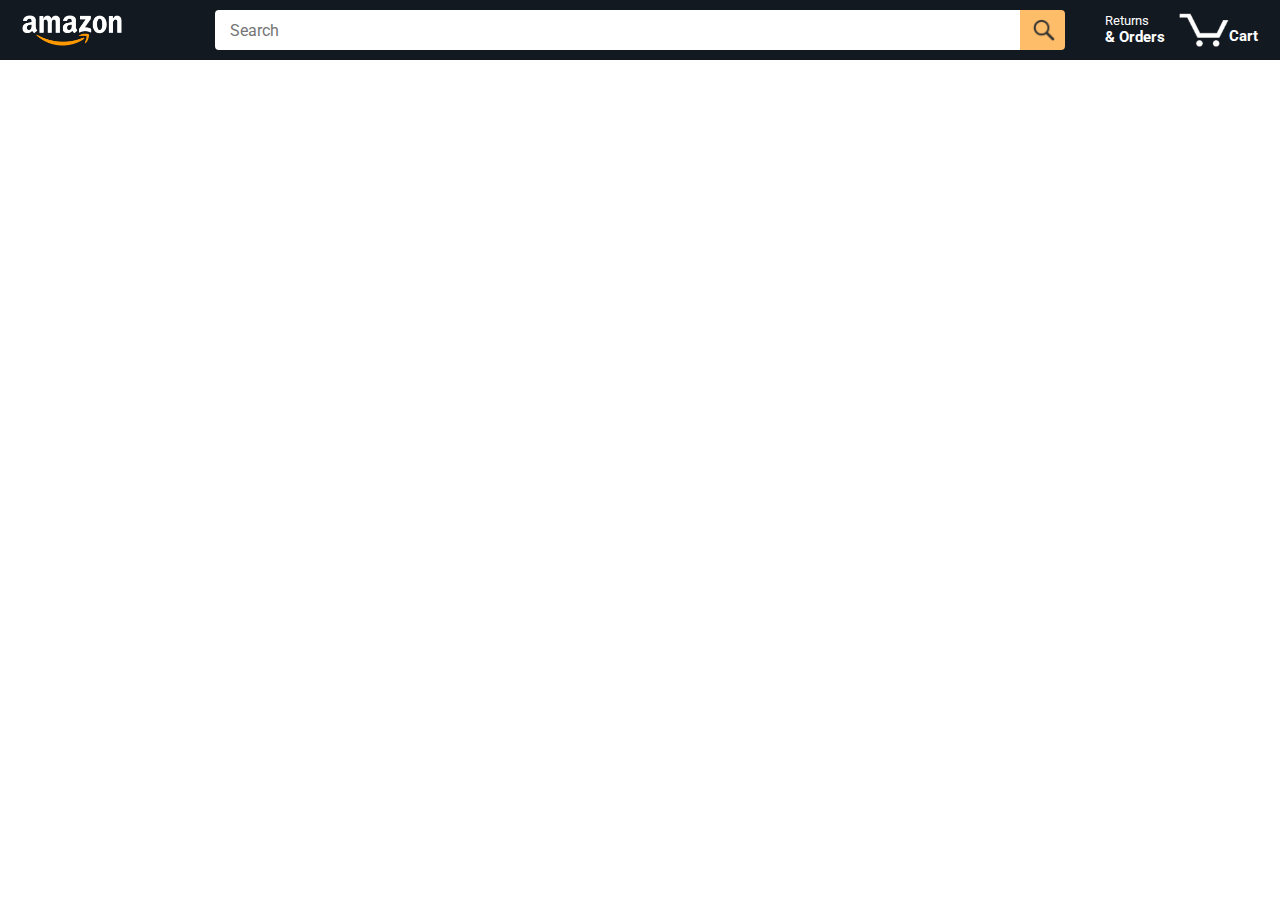
<file: index.html>
<!DOCTYPE html>
<html>

<head>
  <meta name="google-site-verification" content="_Ao_1wLrK0Bv7QN4xVJy9ygvOb6aMmt85xPj3zSODag" />


  <!-- ✅ Canonical tag for index page -->
  <link rel="canonical" href="https://eswarkannuraj.github.io/E_Commerce_project/" />

  <title>Amazon Project</title>

  <!-- This code is needed for responsive design to work.
      (Responsive design = make the website look good on
      smaller screen sizes like a phone or a tablet). -->
  <meta name="viewport" content="width=device-width, initial-scale=1">

  <!-- Load a font called Roboto from Google Fonts. -->
  <link rel="preconnect" href="https://fonts.googleapis.com">
  <link rel="preconnect" href="https://fonts.gstatic.com" crossorigin>
  <link href="https://fonts.googleapis.com/css2?family=Roboto:wght@400;500;700&display=swap" rel="stylesheet">

  <!-- Here are the CSS files for this page. -->
  <link rel="stylesheet" href="styles/shared/general.css">
  <link rel="stylesheet" href="styles/shared/amazon-header.css">
  <link rel="stylesheet" href="styles/pages/amazon.css">
</head>

<body>
  <div class="amazon-header">
    <div class="amazon-header-left-section">
      <a href="index.html" class="header-link">
        <img class="amazon-logo" src="images/amazon-logo-white.png">
        <img class="amazon-mobile-logo" src="images/amazon-mobile-logo-white.png">
      </a>
    </div>

    <div class="amazon-header-middle-section">
      <input class="search-bar js-search-bar" type="text" placeholder="Search">

      <button class="search-button js-search-button">
        <img class="search-icon" src="images/icons/search-icon.png">
      </button>
    </div>

    <div class="amazon-header-right-section">
      <a class="orders-link header-link" href="orders.html">
        <span class="returns-text">Returns</span>
        <span class="orders-text">& Orders</span>
      </a>

      <a class="cart-link header-link" href="checkout.html">
        <img class="cart-icon" src="images/icons/cart-icon.png">
        <div class="cart-quantity js-cart-quantity"></div>
        <div class="cart-text">Cart</div>
      </a>
    </div>
  </div>

  <div class="main">
    <div class="products-grid js-products-grid">
    </div>
  </div>
  
  <script type="module" src="scripts/amazon.js"></script>
</body>

</html>
</file>
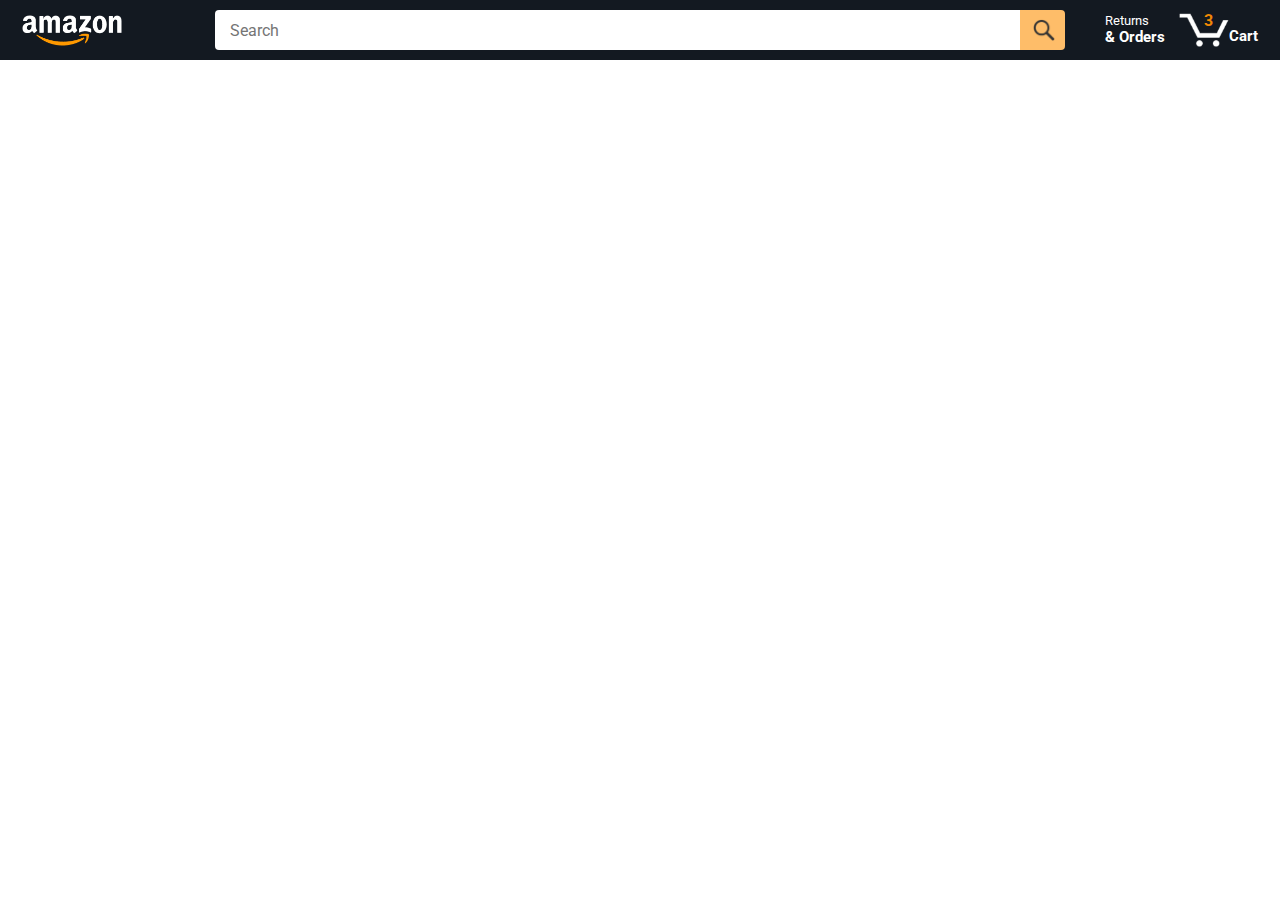
<file: amazon.html>
<!DOCTYPE html>
<html>
  <head>
    <title>Amazon Project</title>

    <!-- This code is needed for responsive design to work.
      (Responsive design = make the website look good on
      smaller screen sizes like a phone or a tablet). -->
    <meta name="viewport" content="width=device-width, initial-scale=1">

    <!-- Load a font called Roboto from Google Fonts. -->
    <link rel="preconnect" href="https://fonts.googleapis.com">
    <link rel="preconnect" href="https://fonts.gstatic.com" crossorigin>
    <link href="https://fonts.googleapis.com/css2?family=Roboto:wght@400;500;700&display=swap" rel="stylesheet">

    <!-- Here are the CSS files for this page. -->
    <link rel="stylesheet" href="styles/shared/general.css">
    <link rel="stylesheet" href="styles/shared/amazon-header.css">
    <link rel="stylesheet" href="styles/pages/amazon.css">
  </head>
  <body>
    <div class="amazon-header">
      <div class="amazon-header-left-section">
        <a href="amazon.html" class="header-link">
          <img class="amazon-logo"
            src="images/amazon-logo-white.png">
          <img class="amazon-mobile-logo"
            src="images/amazon-mobile-logo-white.png">
        </a>
      </div>

      <div class="amazon-header-middle-section">
        <input class="search-bar" type="text" placeholder="Search">

        <button class="search-button">
          <img class="search-icon" src="images/icons/search-icon.png">
        </button>
      </div>

      <div class="amazon-header-right-section">
        <a class="orders-link header-link" href="orders.html">
          <span class="returns-text">Returns</span>
          <span class="orders-text">& Orders</span>
        </a>

        <a class="cart-link header-link" href="checkout.html">
          <img class="cart-icon" src="images/icons/cart-icon.png">
          <div class="cart-quantity">3</div>
          <div class="cart-text">Cart</div>
        </a>
      </div>
    </div>
    
    <div class="main">
      <div class="products-grid js-products-grid">
      </div>
    </div>

    <script src="data/cart.js"></script>
    <script src="data/products.js"></script>
    <script src="scripts/amazon.js"></script>
  </body>
</html>
</file>
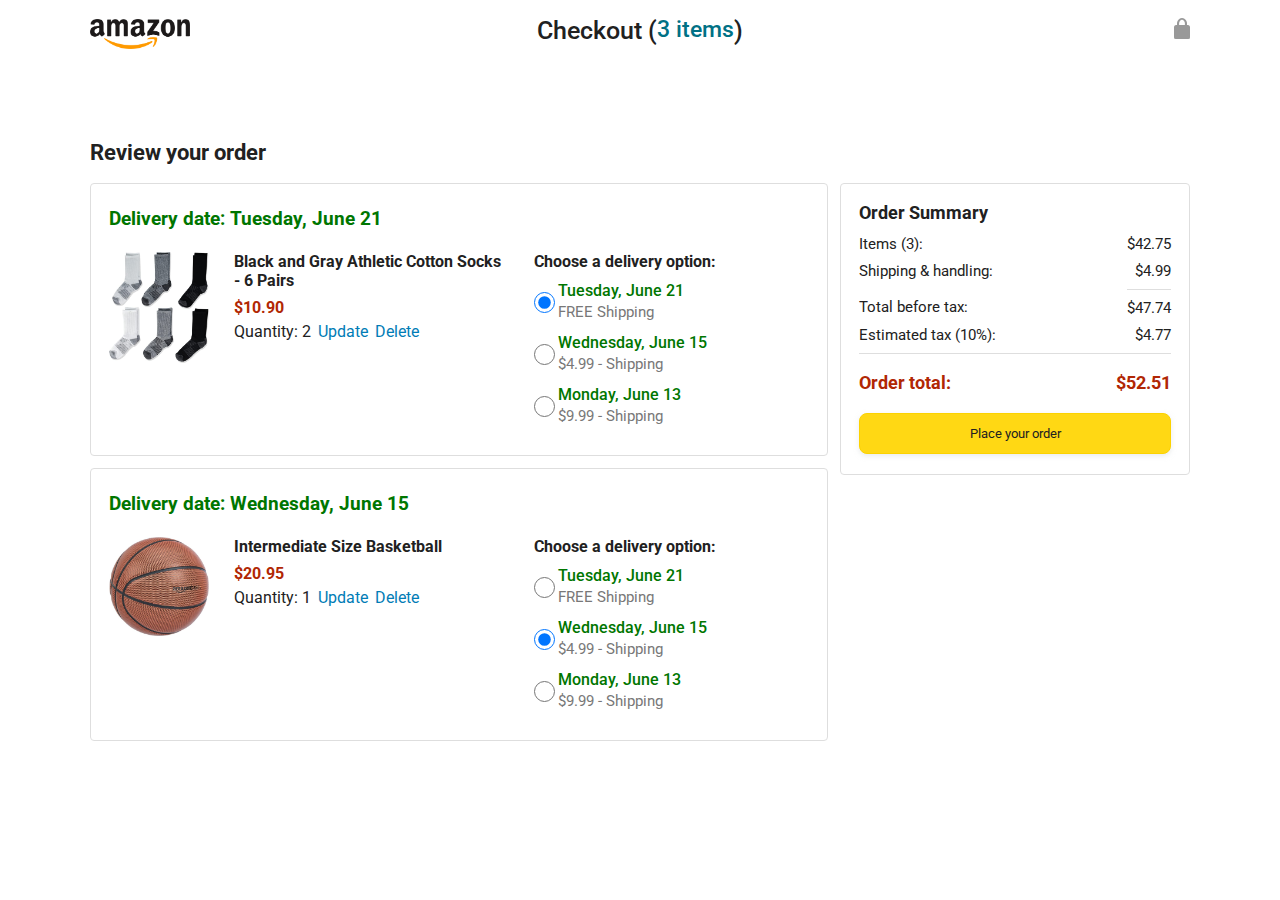
<file: checkout.html>
<!DOCTYPE html>
<html>
  <head>
    <title>Checkout</title>

    <!-- This code is needed for responsive design to work.
      (Responsive design = make the website look good on
      smaller screen sizes like a phone or a tablet). -->
    <meta name="viewport" content="width=device-width, initial-scale=1">

    <!-- Load a font called Roboto from Google Fonts. -->
    <link rel="preconnect" href="https://fonts.googleapis.com">
    <link rel="preconnect" href="https://fonts.gstatic.com" crossorigin>
    <link href="https://fonts.googleapis.com/css2?family=Roboto:wght@400;500;700&display=swap" rel="stylesheet">

    <!-- Here are the CSS files for this page. -->
    <link rel="stylesheet" href="styles/shared/general.css">
    <link rel="stylesheet" href="styles/pages/checkout/checkout-header.css">
    <link rel="stylesheet" href="styles/pages/checkout/checkout.css">
  </head>
  <body>
    <div class="checkout-header">
      <div class="header-content">
        <div class="checkout-header-left-section">
          <a href="amazon.html">
            <img class="amazon-logo" src="images/amazon-logo.png">
            <img class="amazon-mobile-logo" src="images/amazon-mobile-logo.png">
          </a>
        </div>

        <div class="checkout-header-middle-section">
          Checkout (<a class="return-to-home-link"
            href="amazon.html">3 items</a>)
        </div>

        <div class="checkout-header-right-section">
          <img src="images/icons/checkout-lock-icon.png">
        </div>
      </div>
    </div>

    <div class="main">
      <div class="page-title">Review your order</div>

      <div class="checkout-grid">
        <div class="order-summary">
          <div class="cart-item-container">
            <div class="delivery-date">
              Delivery date: Tuesday, June 21
            </div>

            <div class="cart-item-details-grid">
              <img class="product-image"
                src="images/products/athletic-cotton-socks-6-pairs.jpg">

              <div class="cart-item-details">
                <div class="product-name">
                  Black and Gray Athletic Cotton Socks - 6 Pairs
                </div>
                <div class="product-price">
                  $10.90
                </div>
                <div class="product-quantity">
                  <span>
                    Quantity: <span class="quantity-label">2</span>
                  </span>
                  <span class="update-quantity-link link-primary">
                    Update
                  </span>
                  <span class="delete-quantity-link link-primary">
                    Delete
                  </span>
                </div>
              </div>

              <div class="delivery-options">
                <div class="delivery-options-title">
                  Choose a delivery option:
                </div>
                <div class="delivery-option">
                  <input type="radio" checked
                    class="delivery-option-input"
                    name="delivery-option-1">
                  <div>
                    <div class="delivery-option-date">
                      Tuesday, June 21
                    </div>
                    <div class="delivery-option-price">
                      FREE Shipping
                    </div>
                  </div>
                </div>
                <div class="delivery-option">
                  <input type="radio"
                    class="delivery-option-input"
                    name="delivery-option-1">
                  <div>
                    <div class="delivery-option-date">
                      Wednesday, June 15
                    </div>
                    <div class="delivery-option-price">
                      $4.99 - Shipping
                    </div>
                  </div>
                </div>
                <div class="delivery-option">
                  <input type="radio"
                    class="delivery-option-input"
                    name="delivery-option-1">
                  <div>
                    <div class="delivery-option-date">
                      Monday, June 13
                    </div>
                    <div class="delivery-option-price">
                      $9.99 - Shipping
                    </div>
                  </div>
                </div>
              </div>
            </div>
          </div>

          <div class="cart-item-container">
            <div class="delivery-date">
              Delivery date: Wednesday, June 15
            </div>

            <div class="cart-item-details-grid">
              <img class="product-image"
                src="images/products/intermediate-composite-basketball.jpg">

              <div class="cart-item-details">
                <div class="product-name">
                  Intermediate Size Basketball
                </div>
                <div class="product-price">
                  $20.95
                </div>
                <div class="product-quantity">
                  <span>
                    Quantity: <span class="quantity-label">1</span>
                  </span>
                  <span class="update-quantity-link link-primary">
                    Update
                  </span>
                  <span class="delete-quantity-link link-primary">
                    Delete
                  </span>
                </div>
              </div>

              <div class="delivery-options">
                <div class="delivery-options-title">
                  Choose a delivery option:
                </div>

                <div class="delivery-option">
                  <input type="radio" class="delivery-option-input"
                    name="delivery-option-2">
                  <div>
                    <div class="delivery-option-date">
                      Tuesday, June 21
                    </div>
                    <div class="delivery-option-price">
                      FREE Shipping
                    </div>
                  </div>
                </div>
                <div class="delivery-option">
                  <input type="radio" checked class="delivery-option-input"
                    name="delivery-option-2">
                  <div>
                    <div class="delivery-option-date">
                      Wednesday, June 15
                    </div>
                    <div class="delivery-option-price">
                      $4.99 - Shipping
                    </div>
                  </div>
                </div>
                <div class="delivery-option">
                  <input type="radio" class="delivery-option-input"
                    name="delivery-option-2">
                  <div>
                    <div class="delivery-option-date">
                      Monday, June 13
                    </div>
                    <div class="delivery-option-price">
                      $9.99 - Shipping
                    </div>
                  </div>
                </div>
              </div>
            </div>
          </div>
        </div>

        <div class="payment-summary">
          <div class="payment-summary-title">
            Order Summary
          </div>

          <div class="payment-summary-row">
            <div>Items (3):</div>
            <div class="payment-summary-money">$42.75</div>
          </div>

          <div class="payment-summary-row">
            <div>Shipping &amp; handling:</div>
            <div class="payment-summary-money">$4.99</div>
          </div>

          <div class="payment-summary-row subtotal-row">
            <div>Total before tax:</div>
            <div class="payment-summary-money">$47.74</div>
          </div>

          <div class="payment-summary-row">
            <div>Estimated tax (10%):</div>
            <div class="payment-summary-money">$4.77</div>
          </div>

          <div class="payment-summary-row total-row">
            <div>Order total:</div>
            <div class="payment-summary-money">$52.51</div>
          </div>

          <button class="place-order-button button-primary">
            Place your order
          </button>
        </div>
      </div>
    </div>
  </body>
</html>
</file>
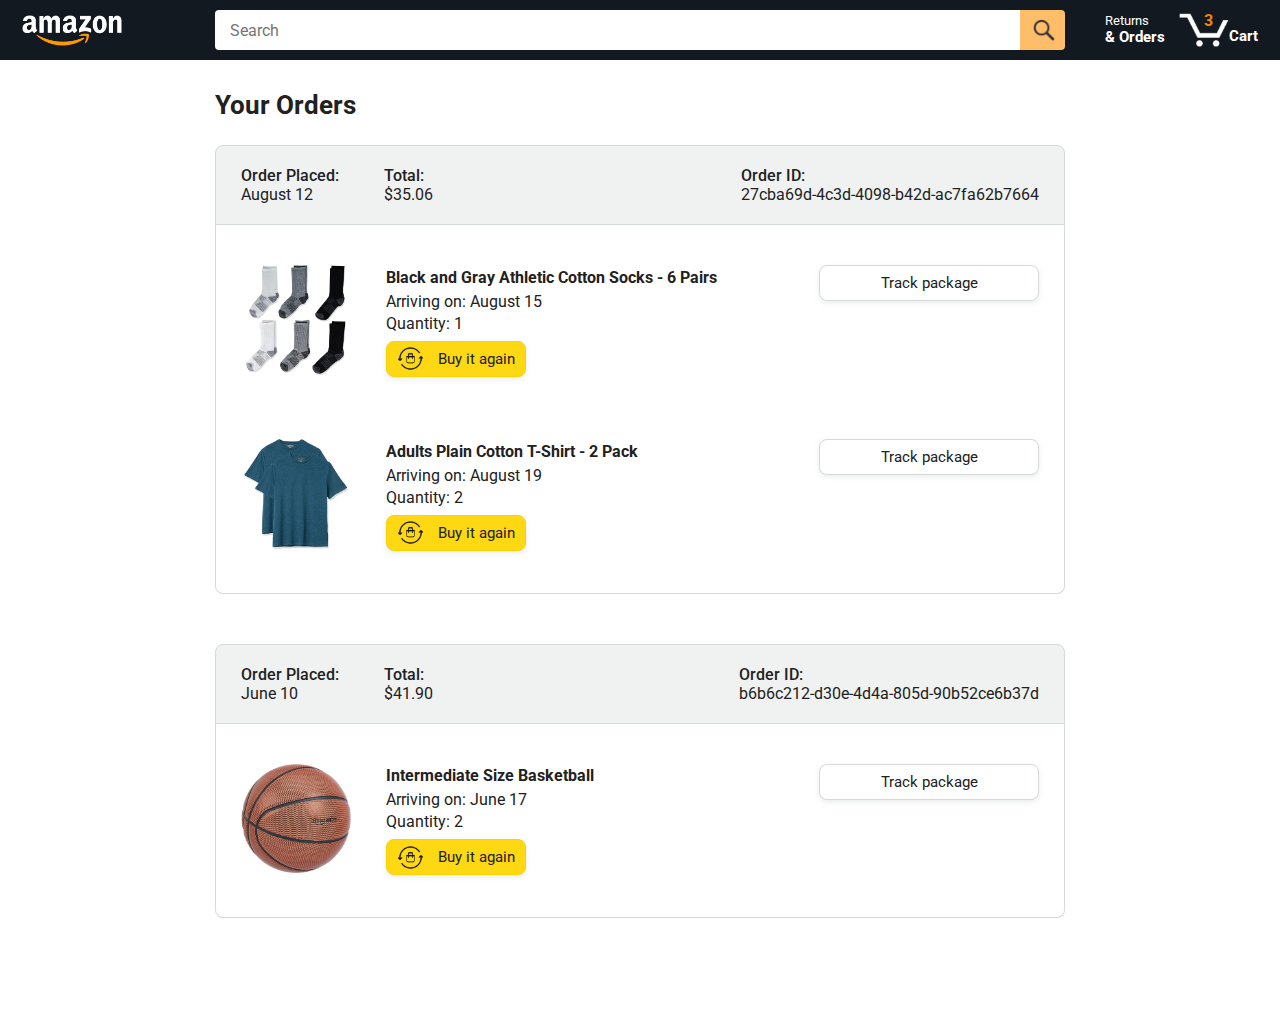
<file: orders.html>
<!DOCTYPE html>
<html>
  <head>
    <title>Orders</title>

    <!-- This code is needed for responsive design to work.
      (Responsive design = make the website look good on
      smaller screen sizes like a phone or a tablet). -->
    <meta name="viewport" content="width=device-width, initial-scale=1">

    <!-- Load a font called Roboto from Google Fonts. -->
    <link rel="preconnect" href="https://fonts.googleapis.com">
    <link rel="preconnect" href="https://fonts.gstatic.com" crossorigin>
    <link href="https://fonts.googleapis.com/css2?family=Roboto:wght@400;500;700&display=swap" rel="stylesheet">

    <!-- Here are the CSS files for this page. -->
    <link rel="stylesheet" href="styles/shared/general.css">
    <link rel="stylesheet" href="styles/shared/amazon-header.css">
    <link rel="stylesheet" href="styles/pages/orders.css">
  </head>
  <body>
    <div class="amazon-header">
      <div class="amazon-header-left-section">
        <a href="amazon.html" class="header-link">
          <img class="amazon-logo"
            src="images/amazon-logo-white.png">
          <img class="amazon-mobile-logo"
            src="images/amazon-mobile-logo-white.png">
        </a>
      </div>

      <div class="amazon-header-middle-section">
        <input class="search-bar" type="text" placeholder="Search">

        <button class="search-button">
          <img class="search-icon" src="images/icons/search-icon.png">
        </button>
      </div>

      <div class="amazon-header-right-section">
        <a class="orders-link header-link" href="orders.html">
          <span class="returns-text">Returns</span>
          <span class="orders-text">& Orders</span>
        </a>

        <a class="cart-link header-link" href="checkout.html">
          <img class="cart-icon" src="images/icons/cart-icon.png">
          <div class="cart-quantity">3</div>
          <div class="cart-text">Cart</div>
        </a>
      </div>
    </div>

    <div class="main">
      <div class="page-title">Your Orders</div>

      <div class="orders-grid">
        <div class="order-container">
          
          <div class="order-header">
            <div class="order-header-left-section">
              <div class="order-date">
                <div class="order-header-label">Order Placed:</div>
                <div>August 12</div>
              </div>
              <div class="order-total">
                <div class="order-header-label">Total:</div>
                <div>$35.06</div>
              </div>
            </div>

            <div class="order-header-right-section">
              <div class="order-header-label">Order ID:</div>
              <div>27cba69d-4c3d-4098-b42d-ac7fa62b7664</div>
            </div>
          </div>

          <div class="order-details-grid">
            <div class="product-image-container">
              <img src="images/products/athletic-cotton-socks-6-pairs.jpg">
            </div>

            <div class="product-details">
              <div class="product-name">
                Black and Gray Athletic Cotton Socks - 6 Pairs
              </div>
              <div class="product-delivery-date">
                Arriving on: August 15
              </div>
              <div class="product-quantity">
                Quantity: 1
              </div>
              <button class="buy-again-button button-primary">
                <img class="buy-again-icon" src="images/icons/buy-again.png">
                <span class="buy-again-message">Buy it again</span>
              </button>
            </div>

            <div class="product-actions">
              <a href="tracking.html?orderId=123&productId=456">
                <button class="track-package-button button-secondary">
                  Track package
                </button>
              </a>
            </div>

            <div class="product-image-container">
              <img src="images/products/adults-plain-cotton-tshirt-2-pack-teal.jpg">
            </div>

            <div class="product-details">
              <div class="product-name">
                Adults Plain Cotton T-Shirt - 2 Pack
              </div>
              <div class="product-delivery-date">
                Arriving on: August 19
              </div>
              <div class="product-quantity">
                Quantity: 2
              </div>
              <button class="buy-again-button button-primary">
                <img class="buy-again-icon" src="images/icons/buy-again.png">
                <span class="buy-again-message">Buy it again</span>
              </button>
            </div>

            <div class="product-actions">
              <a href="tracking.html">
                <button class="track-package-button button-secondary">
                  Track package
                </button>
              </a>
            </div>
          </div>
        </div>

        <div class="order-container">

          <div class="order-header">
            <div class="order-header-left-section">
              <div class="order-date">
                <div class="order-header-label">Order Placed:</div>
                <div>June 10</div>
              </div>
              <div class="order-total">
                <div class="order-header-label">Total:</div>
                <div>$41.90</div>
              </div>
            </div>

            <div class="order-header-right-section">
              <div class="order-header-label">Order ID:</div>
              <div>b6b6c212-d30e-4d4a-805d-90b52ce6b37d</div>
            </div>
          </div>

          <div class="order-details-grid">
            <div class="product-image-container">
              <img src="images/products/intermediate-composite-basketball.jpg">
            </div>

            <div class="product-details">
              <div class="product-name">
                Intermediate Size Basketball
              </div>
              <div class="product-delivery-date">
                Arriving on: June 17
              </div>
              <div class="product-quantity">
                Quantity: 2
              </div>
              <button class="buy-again-button button-primary">
                <img class="buy-again-icon" src="images/icons/buy-again.png">
                <span class="buy-again-message">Buy it again</span>
              </button>
            </div>

            <div class="product-actions">
              <a href="tracking.html">
                <button class="track-package-button button-secondary">
                  Track package
                </button>
              </a>
            </div>
          </div>
        </div>
      </div>
    </div>
  </body>
</html>
</file>
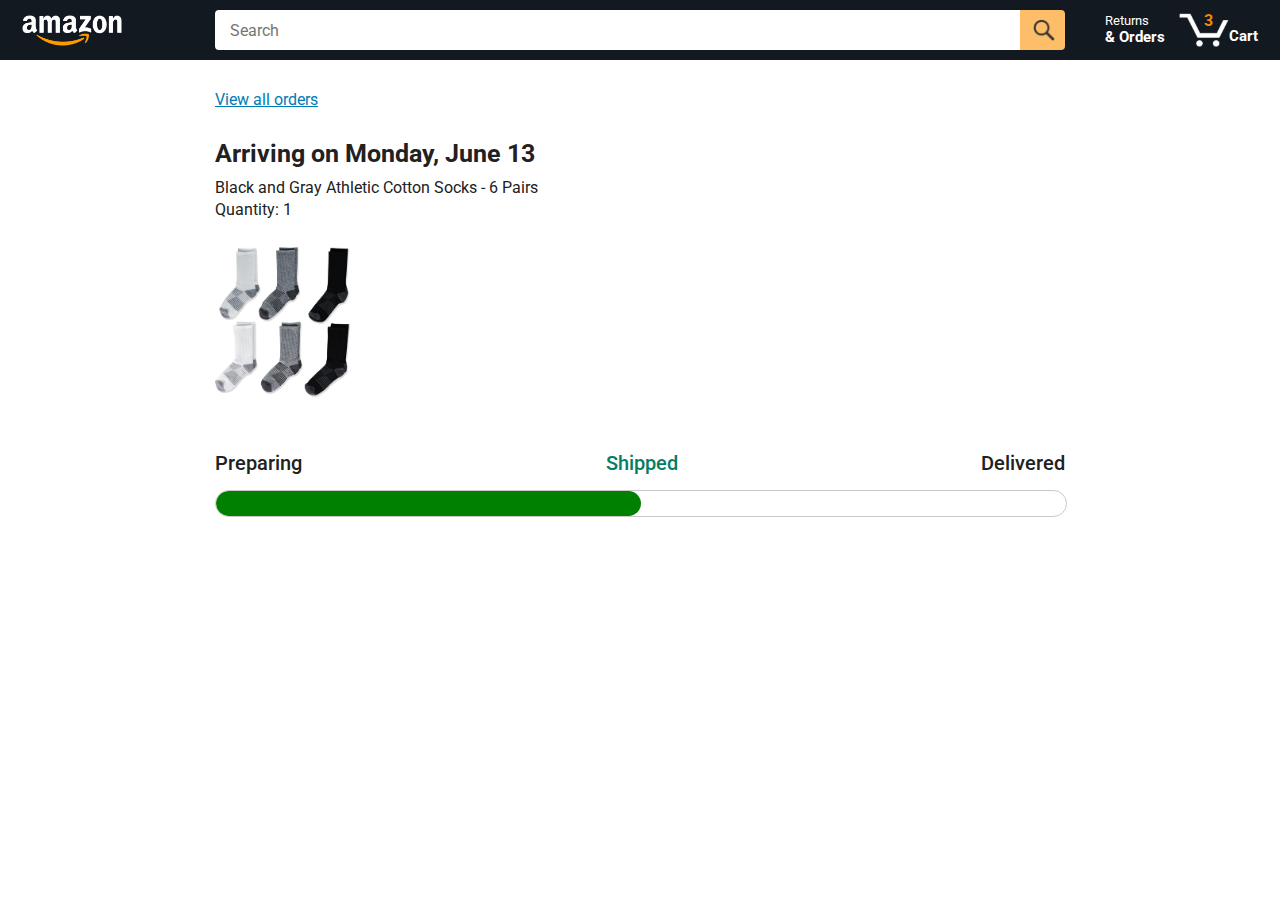
<file: tracking.html>
<!DOCTYPE html>
<html>
  <head>
    <title>Tracking</title>

    <!-- This code is needed for responsive design to work.
      (Responsive design = make the website look good on
      smaller screen sizes like a phone or a tablet). -->
    <meta name="viewport" content="width=device-width, initial-scale=1">

    <!-- Load a font called Roboto from Google Fonts. -->
    <link rel="preconnect" href="https://fonts.googleapis.com">
    <link rel="preconnect" href="https://fonts.gstatic.com" crossorigin>
    <link href="https://fonts.googleapis.com/css2?family=Roboto:wght@400;500;700&display=swap" rel="stylesheet">

    <!-- Here are the CSS files for this page. -->
    <link rel="stylesheet" href="styles/shared/general.css">
    <link rel="stylesheet" href="styles/shared/amazon-header.css">
    <link rel="stylesheet" href="styles/pages/tracking.css">
  </head>
  <body>
    <div class="amazon-header">
      <div class="amazon-header-left-section">
        <a href="amazon.html" class="header-link">
          <img class="amazon-logo"
            src="images/amazon-logo-white.png">
          <img class="amazon-mobile-logo"
            src="images/amazon-mobile-logo-white.png">
        </a>
      </div>

      <div class="amazon-header-middle-section">
        <input class="search-bar" type="text" placeholder="Search">

        <button class="search-button">
          <img class="search-icon" src="images/icons/search-icon.png">
        </button>
      </div>

      <div class="amazon-header-right-section">
        <a class="orders-link header-link" href="orders.html">
          <span class="returns-text">Returns</span>
          <span class="orders-text">& Orders</span>
        </a>

        <a class="cart-link header-link" href="checkout.html">
          <img class="cart-icon" src="images/icons/cart-icon.png">
          <div class="cart-quantity">3</div>
          <div class="cart-text">Cart</div>
        </a>
      </div>
    </div>

    <div class="main">
      <div class="order-tracking">
        <a class="back-to-orders-link link-primary" href="orders.html">
          View all orders
        </a>

        <div class="delivery-date">
          Arriving on Monday, June 13
        </div>

        <div class="product-info">
          Black and Gray Athletic Cotton Socks - 6 Pairs
        </div>

        <div class="product-info">
          Quantity: 1
        </div>

        <img class="product-image" src="images/products/athletic-cotton-socks-6-pairs.jpg">

        <div class="progress-labels-container">
          <div class="progress-label">
            Preparing
          </div>
          <div class="progress-label current-status">
            Shipped
          </div>
          <div class="progress-label">
            Delivered
          </div>
        </div>

        <div class="progress-bar-container">
          <div class="progress-bar"></div>
        </div>
      </div>
    </div>

    <script>
      const url = new URL(window.location.href);
      console.log(url.searchParams.get('orderId'));
      console.log(url.searchParams.get('productId'));
    </script>
  </body>
</html>
</file>
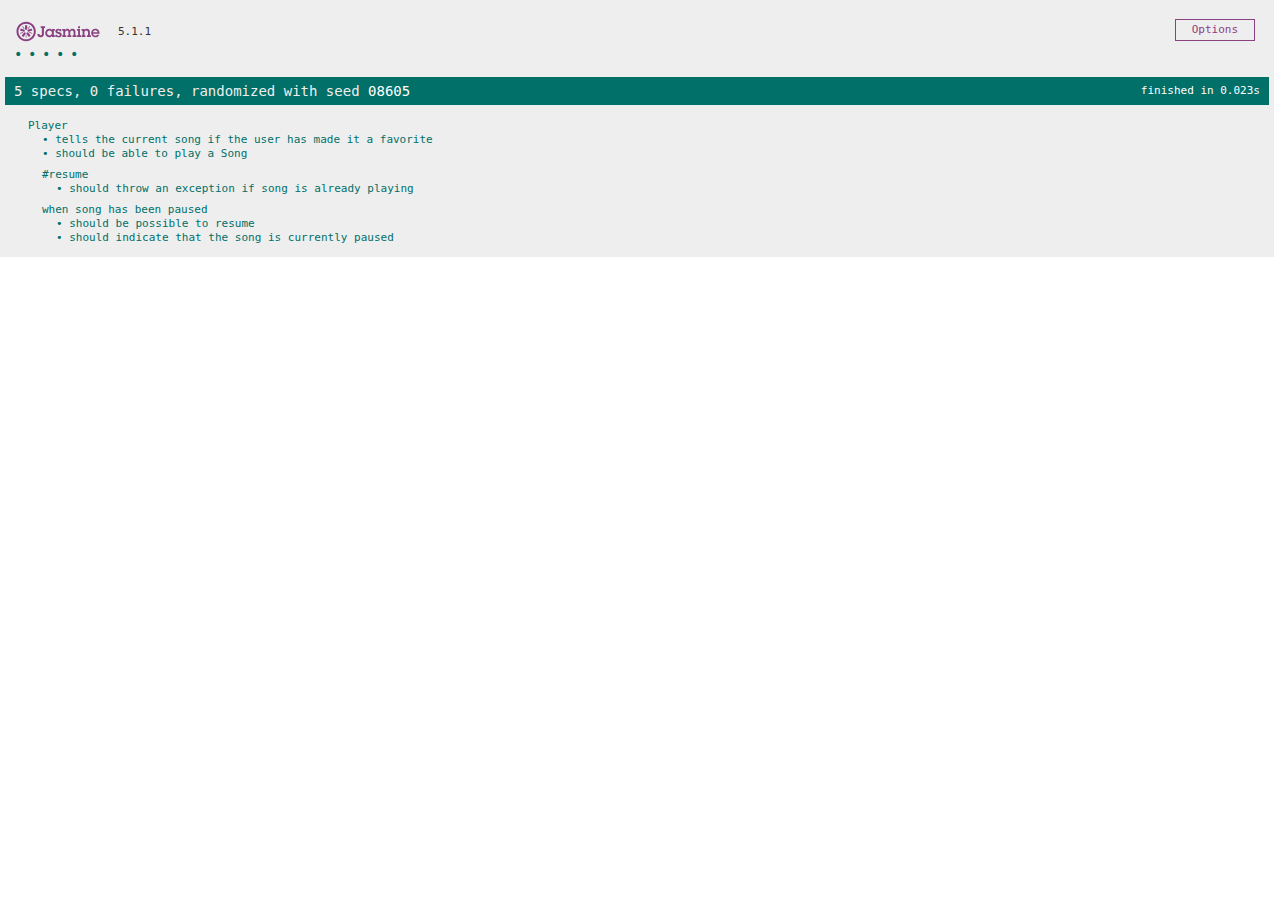
<file: tests-jasmine/SpecRunner.html>
<!DOCTYPE html>
<html>
<head>
  <meta charset="utf-8">
  <title>Jasmine Spec Runner v5.1.1</title>

  <link rel="shortcut icon" type="image/png" href="lib/jasmine-5.1.1/jasmine_favicon.png">
  <link rel="stylesheet" href="lib/jasmine-5.1.1/jasmine.css">

  <script src="lib/jasmine-5.1.1/jasmine.js"></script>
  <script src="lib/jasmine-5.1.1/jasmine-html.js"></script>
  <script src="lib/jasmine-5.1.1/boot0.js"></script>
  <!-- optional: include a file here that configures the Jasmine env -->
  <script src="lib/jasmine-5.1.1/boot1.js"></script>

  <!-- include source files here... -->
  <script src="src/Player.js"></script>
  <script src="src/Song.js"></script>

  <!-- include spec files here... -->
  <script src="spec/SpecHelper.js"></script>
  <script src="spec/PlayerSpec.js"></script>

</head>

<body>
</body>
</html>
</file>
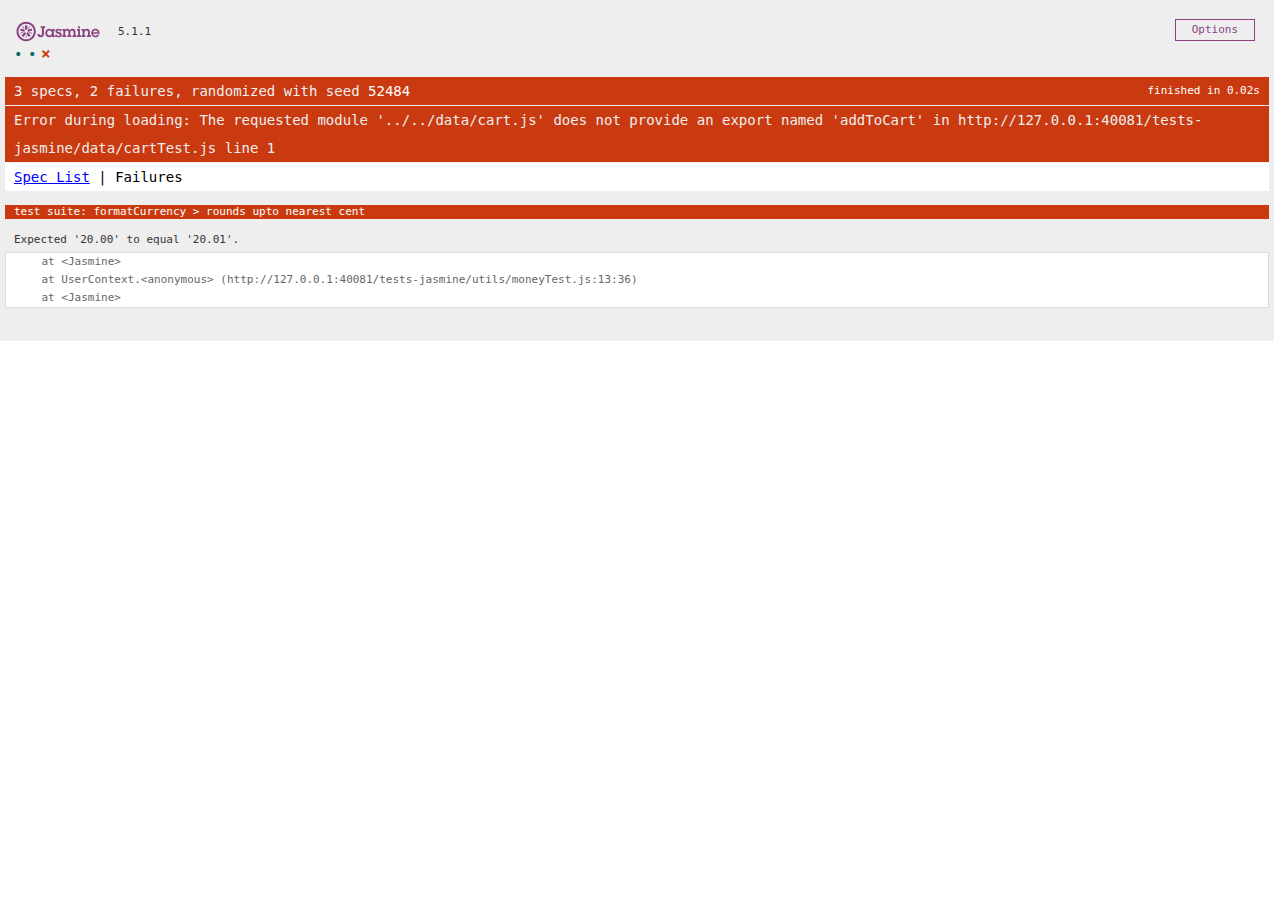
<file: tests-jasmine/tests.html>
<!DOCTYPE html>
<html>
<head>
  <meta charset="utf-8">
  <title>Jasmine Spec Runner v5.1.1</title>

  <link rel="shortcut icon" type="image/png" href="lib/jasmine-5.1.1/jasmine_favicon.png">
  <link rel="stylesheet" href="lib/jasmine-5.1.1/jasmine.css">

  <script src="lib/jasmine-5.1.1/jasmine.js"></script>
  <script src="lib/jasmine-5.1.1/jasmine-html.js"></script>
  <script src="lib/jasmine-5.1.1/boot0.js"></script>
  <!-- optional: include a file here that configures the Jasmine env -->
  <script src="lib/jasmine-5.1.1/boot1.js"></script>

  <script src="utils/moneyTest.js" type="module"></script>
  <script src="data/cartTest.js" type="module"></script>
</head>

<body>
</body>
</html>
</file>
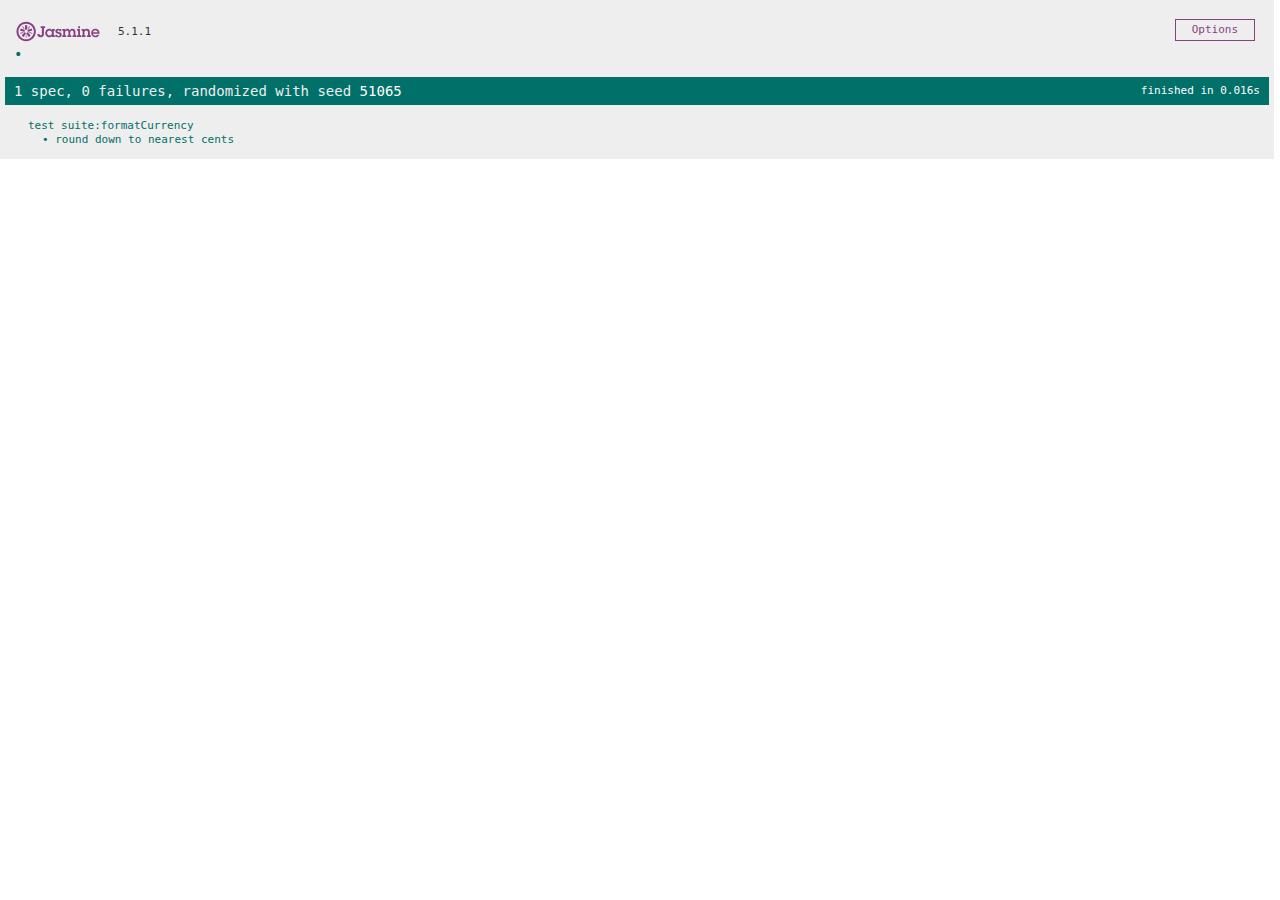
<file: tests/tests-simple/testsSimple.html>
<!DOCTYPE html>
<html>

<head>
  <link rel="shortcut icon" type="image/png" href="../lib/jasmine-5.1.1/jasmine_favicon.png">
  <link rel="stylesheet" href="../lib/jasmine-5.1.1/jasmine.css">

  <script src="../lib/jasmine-5.1.1/jasmine.js"></script>
  <script src="../lib/jasmine-5.1.1/jasmine-html.js"></script>
  <script src="../lib/jasmine-5.1.1/boot0.js"></script>
  <!-- optional: include a file here that configures the Jasmine env -->
  <script src="../lib/jasmine-5.1.1/boot1.js"></script>

  <script type="module" src="moneyTest.js"></script>

</head>

<body>

  

  
</body>

</html>
</file>
<file: styles/shared/general.css>
body {
  font-family: Roboto, Arial;
  color: rgb(33, 33, 33);
  /* The <body> element has a default margin of 8px
     on all sides. This removes the default margins. */
  margin: 0;
}

/* <p> elements have a default margin on the top
   and bottom. This removes the default margins. */
p {
  margin: 0;
}

button {
  cursor: pointer;
}

select {
  cursor: pointer;
}

input, select, button {
  font-family: Roboto, Arial;
}

.button-primary {
  color: rgb(33, 33, 33);
  background-color: rgb(255, 216, 20);
  border: 1px solid rgb(252, 210, 0);
  border-radius: 8px;
  cursor: pointer;
  box-shadow: 0 2px 5px rgba(213, 217, 217, 0.5);
}

.button-primary:hover {
  background-color: rgb(247, 202, 0);
  border: 1px solid rgb(242, 194, 0);
}

.button-primary:active {
  background: rgb(255, 216, 20);
  border-color: rgb(252, 210, 0);
  box-shadow: none;
}

.button-secondary {
  color: rgb(33, 33, 33);
  background: white;
  border: 1px solid rgb(213, 217, 217);
  border-radius: 8px;
  cursor: pointer;
  box-shadow: 0 2px 5px rgba(213, 217, 217, 0.5);
}

.button-secondary:hover {
  background-color: rgb(247, 250, 250);
}

.button-secondary:active {
  background-color: rgb(237, 253, 255);
  box-shadow: none;
}

/* These styles will limit text to 2 lines. Anything
   beyond 2 lines will be replaced with "..."
   You can find this code by using an A.I. tool or by
   searching in Google.
   https://css-tricks.com/almanac/properties/l/line-clamp/ */
.limit-text-to-2-lines {
  display: -webkit-box;
  -webkit-line-clamp: 2;
  -webkit-box-orient: vertical;
  overflow: hidden;
}

.link-primary {
  color: rgb(1, 124, 182);
  cursor: pointer;
}

.link-primary:hover {
  color: rgb(196, 80, 0);
}

/* Styles for dropdown selectors. */
select {
  color: rgb(33, 33, 33);
  background-color: rgb(240, 240, 240);
  border: 1px solid rgb(213, 217, 217);
  border-radius: 8px;
  padding: 3px 5px;
  font-size: 15px;
  cursor: pointer;
  box-shadow: 0 2px 5px rgba(213, 217, 217, 0.5);
}

select:focus,
input:focus {
  outline: 2px solid rgb(255, 153, 0);
}
</file>
<file: styles/shared/amazon-header.css>
.amazon-header {
  background-color: rgb(19, 25, 33);
  color: white;
  padding-left: 15px;
  padding-right: 15px;

  display: flex;
  align-items: center;
  justify-content: space-between;

  position: fixed;
  top: 0;
  left: 0;
  right: 0;
  height: 60px;
}

.amazon-header-left-section {
  width: 180px;
}

@media (max-width: 800px) {
  .amazon-header-left-section {
    width: unset;
  }
}

.header-link {
  display: inline-block;
  padding: 6px;
  border-radius: 2px;
  cursor: pointer;
  text-decoration: none;
  border: 1px solid rgba(0, 0, 0, 0);
}

.header-link:hover {
  border: 1px solid white;
}

.amazon-logo {
  width: 100px;
  margin-top: 5px;
}

.amazon-mobile-logo {
  display: none;
}

@media (max-width: 575px) {
  .amazon-logo {
    display: none;
  }

  .amazon-mobile-logo {
    display: block;
    height: 35px;
    margin-top: 5px;
  }
}

.amazon-header-middle-section {
  flex: 1;
  max-width: 850px;
  margin-left: 10px;
  margin-right: 10px;
  display: flex;
}

.search-bar {
  flex: 1;
  width: 0;
  font-size: 16px;
  height: 38px;
  padding-left: 15px;
  border: none;
  border-top-left-radius: 4px;
  border-bottom-left-radius: 4px;
  border-top-right-radius: 0;
  border-bottom-right-radius: 0;
}

.search-button {
  background-color: rgb(254, 189, 105);
  border: none;
  width: 45px;
  height: 40px;
  border-top-right-radius: 4px;
  border-bottom-right-radius: 4px;
  flex-shrink: 0;
}

.search-icon {
  height: 22px;
  margin-left: 2px;
  margin-top: 3px;
}

.amazon-header-right-section {
  width: 180px;
  flex-shrink: 0;
  display: flex;
  justify-content: end;
}

.orders-link {
  color: white;
}

.returns-text {
  display: block;
  font-size: 13px;
}

.orders-text {
  display: block;
  font-size: 15px;
  font-weight: 700;
}

.cart-link {
  color: white;
  display: flex;
  align-items: center;
  position: relative;
}

.cart-icon {
  width: 50px;
}

.cart-text {
  margin-top: 12px;
  font-size: 15px;
  font-weight: 700;
}

.cart-quantity {
  color: rgb(240, 136, 4);
  font-size: 16px;
  font-weight: 700;

  position: absolute;
  top: 4px;
  left: 22px;
  
  width: 26px;
  text-align: center;
}
</file>
<file: styles/pages/amazon.css>
.main {
  margin-top: 60px;
}

.products-grid {
  display: grid;

  /* - In CSS Grid, 1fr means a column will take up the
       remaining space in the grid.
     - If we write 1fr 1fr ... 1fr; 8 times, this will
       divide the grid into 8 columns, each taking up an
       equal amount of the space.
     - repeat(8, 1fr); is a shortcut for repeating "1fr"
       8 times (instead of typing out "1fr" 8 times).
       repeat(...) is a special property that works with
       display: grid; */
  grid-template-columns: repeat(8, 1fr);
}

/* @media is used to create responsive design (making the
   website look good on any screen size). This @media
   means when the screen width is 2000px or less, we
   will divide the grid into 7 columns instead of 8. */
@media (max-width: 2000px) {
  .products-grid {
    grid-template-columns: repeat(7, 1fr);
  }
}

/* This @media means when the screen width is 1600px or
   less, we will divide the grid into 6 columns. */
@media (max-width: 1600px) {
  .products-grid {
    grid-template-columns: repeat(6, 1fr);
  }
}

@media (max-width: 1300px) {
  .products-grid {
    grid-template-columns: repeat(5, 1fr);
  }
}

@media (max-width: 1000px) {
  .products-grid {
    grid-template-columns: repeat(4, 1fr);
  }
}

@media (max-width: 800px) {
  .products-grid {
    grid-template-columns: repeat(3, 1fr);
  }
}

@media (max-width: 575px) {
  .products-grid {
    grid-template-columns: repeat(2, 1fr);
  }
}

@media (max-width: 450px) {
  .products-grid {
    grid-template-columns: 1fr;
  }
}

.product-container {
  padding-top: 40px;
  padding-bottom: 25px;
  padding-left: 25px;
  padding-right: 25px;

  border-right: 1px solid rgb(231, 231, 231);
  border-bottom: 1px solid rgb(231, 231, 231);

  display: flex;
  flex-direction: column;
}

.product-image-container {
  display: flex;
  justify-content: center;
  align-items: center;

  height: 180px;
  margin-bottom: 20px;
}

.product-image {
  /* Images will overflow their container by default. To
    prevent this, we set max-width and max-height to 100%
    so they stay inside their container. */
  max-width: 100%;
  max-height: 100%;
}

.product-name {
  height: 40px;
  margin-bottom: 5px;
}

.product-rating-container {
  display: flex;
  align-items: center;
  margin-bottom: 10px;
}

.product-rating-stars {
  width: 100px;
  margin-right: 6px;
}

.product-rating-count {
  color: rgb(1, 124, 182);
  cursor: pointer;
  margin-top: 3px;
}

.product-price {
  font-weight: 700;
  margin-bottom: 10px;
}

.product-quantity-container {
  margin-bottom: 17px;
}

.product-spacer {
  flex: 1;
}

.added-to-cart {
  color: rgb(6, 125, 98);
  font-size: 16px;

  display: flex;
  align-items: center;
  margin-bottom: 8px;

  /* At first, the "Added to cart" message will
     be invisible. Use JavaScript to change the
     opacity and make it visible. */
  opacity: 0;
}

.added-to-cart img {
  height: 20px;
  margin-right: 5px;
}

.add-to-cart-button {
  width: 100%;
  padding: 8px;
  border-radius: 50px;
}
</file>
<file: styles/pages/checkout/checkout-header.css>
.checkout-header {
  height: 60px;
  padding-left: 30px;
  padding-right: 30px;
  background-color: white;

  display: flex;
  justify-content: center;

  position: fixed;
  top: 0;
  left: 0;
  right: 0;
  z-index: 1000;
}

.header-content {
  width: 100%;
  max-width: 1100px;

  display: flex;
  align-items: center;
}

.checkout-header-left-section {
  width: 150px;
}

.amazon-logo {
  width: 100px;
  margin-top: 12px;
}

.amazon-mobile-logo {
  display: none;
}

/* @media is used to create responsive design (making the
   website look good on any screen size). This @media
   means when the screen width is 575px or less, different
   styles (inside the {...}) will be applied. */
@media (max-width: 575px) {
  .checkout-header-left-section {
    width: auto;
  }

  .amazon-logo {
    display: none;
  }

  .amazon-mobile-logo {
    display: inline-block;
    height: 35px;
    margin-top: 5px;
  }
}

.checkout-header-middle-section {
  flex: 1;
  flex-shrink: 0;
  text-align: center;

  font-size: 25px;
  font-weight: 500;

  display: flex;
  justify-content: center;
}

.return-to-home-link {
  color: rgb(0, 113, 133);
  font-size: 23px;
  text-decoration: none;
  cursor: pointer;
}

@media (max-width: 1000px) {
  .checkout-header-middle-section {
    font-size: 20px;
    margin-right: 60px;
  }

  .return-to-home-link {
    font-size: 18px;
  }
}

@media (max-width: 575px) {
  .checkout-header-middle-section {
    margin-right: 5px;
  }
}

.checkout-header-right-section {
  text-align: right;
  width: 150px;
}

@media (max-width: 1000px) {
  .checkout-header-right-section {
    width: auto;
  }
}
</file>
<file: styles/pages/checkout/checkout.css>
.main {
  max-width: 1100px;
  padding-left: 30px;
  padding-right: 30px;

  margin-top: 140px;
  margin-bottom: 100px;

  /* margin-left: auto;
     margin-right auto;
     Is a trick for centering an element horizontally
     without needing a container. */
  margin-left: auto;
  margin-right: auto;
}

.page-title {
  font-weight: 700;
  font-size: 22px;
  margin-bottom: 18px;
}

.checkout-grid {
  display: grid;
  /* Here, 1fr means the first column will take
     up the remaining space in the grid. */
  grid-template-columns: 1fr 350px;
  column-gap: 12px;

  /* Use align-items: start; to prevent the elements
     in the grid from stretching vertically. */
  align-items: start;
}

@media (max-width: 1000px) {
  .main {
    max-width: 500px;
  }

  .checkout-grid {
    grid-template-columns: 1fr;
  }
}

.cart-item-container,
.payment-summary {
  border: 1px solid rgb(222, 222, 222);
  border-radius: 4px;
  padding: 18px;
}

.cart-item-container {
  margin-bottom: 12px;
}

.payment-summary {
  padding-bottom: 5px;
}

@media (max-width: 1000px) {
  .payment-summary {
    /* grid-row: 1 means this element will be placed into row
      1 in the grid. (Normally, the row that an element is
      placed in is determined by the order of the elements in
      the HTML. grid-row overrides this default ordering). */
    grid-row: 1;
    margin-bottom: 12px;
  }
}

.delivery-date {
  color: rgb(0, 118, 0);
  font-weight: 700;
  font-size: 19px;
  margin-top: 5px;
  margin-bottom: 22px;
}

.cart-item-details-grid {
  display: grid;
  /* 100px 1fr 1fr; means the 2nd and 3rd column will
     take up half the remaining space in the grid
     (they will divide up the remaining space evenly). */
  grid-template-columns: 100px 1fr 1fr;
  column-gap: 25px;
}

@media (max-width: 1000px) {
  .cart-item-details-grid {
    grid-template-columns: 100px 1fr;
    row-gap: 30px;
  }
}

.product-image {
  max-width: 100%;
  max-height: 120px;

  /* margin-left: auto;
     margin-right auto;
     Is a trick for centering an element horizontally
     without needing a container. */
  margin-left: auto;
  margin-right: auto;
}

.product-name {
  font-weight: 700;
  margin-bottom: 8px;
}

.product-price {
  color: rgb(177, 39, 4);
  font-weight: 700;
  margin-bottom: 5px;
}

.product-quantity .link-primary {
  margin-left: 3px;
}

@media (max-width: 1000px) {
  .delivery-options {
    /* grid-column: 1 means this element will be placed
       in column 1 in the grid. (Normally, the column that
       an element is placed in is determined by the order
       of the elements in the HTML. grid-column overrides
       this default ordering).
       
       / span 2 means this element will take up 2 columns
       in the grid (Normally, each element takes up 1
       column in the grid). */
    grid-column: 1 / span 2;
  }
}

.delivery-options-title {
  font-weight: 700;
  margin-bottom: 10px;
}

.delivery-option {
  display: grid;
  grid-template-columns: 24px 1fr;
  margin-bottom: 12px;
  cursor: pointer;
}

.delivery-option-input {
  margin-left: 0px;
  cursor: pointer;
}

.delivery-option-date {
  color: rgb(0, 118, 0);
  font-weight: 500;
  margin-bottom: 3px;
}

.delivery-option-price {
  color: rgb(120, 120, 120);
  font-size: 15px;
}

.payment-summary-title {
  font-weight: 700;
  font-size: 18px;
  margin-bottom: 12px;
}

.payment-summary-row {
  display: grid;
  /* 1fr auto; means the width of the 2nd column will be
     determined by the elements inside the column (auto).
     The 1st column will take up the remaining space. */
  grid-template-columns: 1fr auto;

  font-size: 15px;
  margin-bottom: 9px;
}

.payment-summary-money {
  text-align: right;
}

.subtotal-row .payment-summary-money {
  border-top: 1px solid rgb(222, 222, 222);
}

.subtotal-row div {
  padding-top: 9px;
}

.total-row {
  color: rgb(177, 39, 4);
  font-weight: 700;
  font-size: 18px;

  border-top: 1px solid rgb(222, 222, 222);
  padding-top: 18px;
}

.place-order-button {
  width: 100%;
  padding-top: 12px;
  padding-bottom: 12px;
  border-radius: 8px;

  margin-top: 11px;
  margin-bottom: 15px;
}
</file>
<file: styles/pages/orders.css>
.main {
  max-width: 850px;
  margin-top: 90px;
  margin-bottom: 100px;
  padding-left: 20px;
  padding-right: 20px;

  /* margin-left: auto;
     margin-right auto;
     Is a trick for centering an element horizontally
     without needing a container. */
  margin-left: auto;
  margin-right: auto;
}

.page-title {
  font-weight: 700;
  font-size: 26px;
  margin-bottom: 25px;
}

.orders-grid {
  display: grid;
  grid-template-columns: 1fr;
  row-gap: 50px;
}

.order-header {
  background-color: rgb(240, 242, 242);
  border: 1px solid rgb(213, 217, 217);

  display: flex;
  align-items: center;
  justify-content: space-between;

  padding: 20px 25px;
  border-top-left-radius: 8px;
  border-top-right-radius: 8px;
}

.order-header-left-section {
  display: flex;
  flex-shrink: 0;
}

.order-header-label {
  font-weight: 500;
}

.order-date,
.order-total {
  margin-right: 45px;
}

.order-header-right-section {
  flex-shrink: 1;
}

@media (max-width: 575px) {
  .order-header {
    flex-direction: column;
    align-items: start;
    line-height: 23px;
    padding: 15px;
  }

  .order-header-left-section {
    flex-direction: column;
  }

  .order-header-label {
    margin-right: 5px;
  }

  .order-date,
  .order-total {
    display: grid;
    grid-template-columns: auto 1fr;
    margin-right: 0;
  }

  .order-header-right-section {
    display: grid;
    grid-template-columns: auto 1fr;
  }
}

.order-details-grid {
  padding: 40px 25px;
  border: 1px solid rgb(213, 217, 217);
  border-top: none;
  border-bottom-left-radius: 8px;
  border-bottom-right-radius: 8px;

  display: grid;
  grid-template-columns: 110px 1fr 220px;
  column-gap: 35px;
  row-gap: 60px;
  align-items: center;
}

@media (max-width: 800px) {
  .order-details-grid {
    grid-template-columns: 110px 1fr;
    row-gap: 0;
    padding-bottom: 8px;
  }
}

@media (max-width: 450px) {
  .order-details-grid {
    grid-template-columns: 1fr;
  }
}

.product-image-container {
  text-align: center;
}

.product-image-container img {
  max-width: 110px;
  max-height: 110px;
}

.product-name {
  font-weight: 700;
  margin-bottom: 5px;
}

.product-delivery-date {
  margin-bottom: 3px;
}

.product-quantity {
  margin-bottom: 8px;
}

.buy-again-button {
  font-size: 15px;
  width: 140px;
  height: 36px;
  border-radius: 8px;

  display: flex;
  align-items: center;
  justify-content: center;
}

.buy-again-icon {
  width: 25px;
  margin-right: 15px;
}

.product-actions {
  align-self: start;
}

.track-package-button {
  width: 100%;
  font-size: 15px;
  padding: 8px;
}

@media (max-width: 800px) {
  .buy-again-button {
    margin-bottom: 10px;
  }

  .product-actions {
    /* grid-column: 2 means this element will be placed
       in column 2 in the grid. (Normally, the column that
       an element is placed in is determined by the order
       of the elements in the HTML. grid-column overrides
       this default ordering). */
    grid-column: 2;
    margin-bottom: 30px;
  }

  .track-package-button {
    width: 140px;
  }
}

@media (max-width: 450px) {
  .product-image-container {
    text-align: center;
    margin-bottom: 25px;
  }

  .product-image-container img {
    max-width: 150px;
    max-height: 150px;
  }

  .product-name {
    margin-bottom: 10px;
  }

  .product-quantity {
    margin-bottom: 15px;
  }

  .buy-again-button {
    width: 100%;
    margin-bottom: 15px;
  }

  .product-actions {
    /* grid-column: auto; undos grid-column: 2; from above.
       This element will now be placed in its normal column
       in the grid. */
    grid-column: auto;
    margin-bottom: 70px;
  }

  .track-package-button {
    width: 100%;
    padding: 12px;
  }
}
</file>
<file: styles/pages/tracking.css>
.main {
  max-width: 850px;
  margin-top: 90px;
  margin-bottom: 100px;
  padding-left: 30px;
  padding-right: 30px;

  /* margin-left: auto;
     margin-right auto;
     Is a trick for centering an element horizontally
     without needing a container. */
  margin-left: auto;
  margin-right: auto;
}

.back-to-orders-link {
  display: inline-block;
  margin-bottom: 30px;
}

.delivery-date {
  font-size: 25px;
  font-weight: 700;
  margin-bottom: 10px;
}

.product-info {
  margin-bottom: 3px;
}

.product-image {
  max-width: 150px;
  max-height: 150px;
  margin-top: 25px;
  margin-bottom: 50px;
}

.progress-labels-container {
  display: flex;
  justify-content: space-between;
  font-size: 20px;
  font-weight: 500;
  margin-bottom: 15px;
}

.current-status {
  color: rgb(6, 125, 98);
}

@media (max-width: 575px) {
  .progress-labels-container {
    font-size: 16px;
  }
}

@media (max-width: 450px) {
  .progress-labels-container {
    flex-direction: column;
    margin-bottom: 5px;
  }

  .progress-label {
    margin-bottom: 3px;
  }
}

.progress-bar-container {
  height: 25px;
  width: 100%;

  border: 1px solid rgb(200, 200, 200);
  border-radius: 50px;
  overflow: hidden;
}

.progress-bar {
  height: 100%;
  background-color: green;
  border-radius: 50px;
  width: 50%;
}
</file>
<file: tests-jasmine/lib/jasmine-5.1.1/jasmine.css>
@charset "UTF-8";
body {
  overflow-y: scroll;
}

.jasmine_html-reporter {
  width: 100%;
  background-color: #eee;
  padding: 5px;
  margin: -8px;
  font-size: 11px;
  font-family: Monaco, "Lucida Console", monospace;
  line-height: 14px;
  color: #333;
}
.jasmine_html-reporter a {
  text-decoration: none;
}
.jasmine_html-reporter a:hover {
  text-decoration: underline;
}
.jasmine_html-reporter p, .jasmine_html-reporter h1, .jasmine_html-reporter h2, .jasmine_html-reporter h3, .jasmine_html-reporter h4, .jasmine_html-reporter h5, .jasmine_html-reporter h6 {
  margin: 0;
  line-height: 14px;
}
.jasmine_html-reporter .jasmine-banner,
.jasmine_html-reporter .jasmine-symbol-summary,
.jasmine_html-reporter .jasmine-summary,
.jasmine_html-reporter .jasmine-result-message,
.jasmine_html-reporter .jasmine-spec .jasmine-description,
.jasmine_html-reporter .jasmine-spec-detail .jasmine-description,
.jasmine_html-reporter .jasmine-alert .jasmine-bar,
.jasmine_html-reporter .jasmine-stack-trace {
  padding-left: 9px;
  padding-right: 9px;
}
.jasmine_html-reporter .jasmine-banner {
  position: relative;
}
.jasmine_html-reporter .jasmine-banner .jasmine-title {
  background: url("[data-uri]") no-repeat;
  background: url("[data-uri]") no-repeat, none;
  background-size: 100%;
  display: block;
  float: left;
  width: 90px;
  height: 25px;
}
.jasmine_html-reporter .jasmine-banner .jasmine-version {
  margin-left: 14px;
  position: relative;
  top: 6px;
}
.jasmine_html-reporter #jasmine_content {
  position: fixed;
  right: 100%;
}
.jasmine_html-reporter .jasmine-banner {
  margin-top: 14px;
}
.jasmine_html-reporter .jasmine-duration {
  color: #fff;
  float: right;
  line-height: 28px;
  padding-right: 9px;
}
.jasmine_html-reporter .jasmine-symbol-summary {
  overflow: hidden;
  margin: 14px 0;
}
.jasmine_html-reporter .jasmine-symbol-summary li {
  display: inline-block;
  height: 10px;
  width: 14px;
  font-size: 16px;
}
.jasmine_html-reporter .jasmine-symbol-summary li.jasmine-passed {
  font-size: 14px;
}
.jasmine_html-reporter .jasmine-symbol-summary li.jasmine-passed:before {
  color: #007069;
  content: "•";
}
.jasmine_html-reporter .jasmine-symbol-summary li.jasmine-failed {
  line-height: 9px;
}
.jasmine_html-reporter .jasmine-symbol-summary li.jasmine-failed:before {
  color: #ca3a11;
  content: "×";
  font-weight: bold;
  margin-left: -1px;
}
.jasmine_html-reporter .jasmine-symbol-summary li.jasmine-excluded {
  font-size: 14px;
}
.jasmine_html-reporter .jasmine-symbol-summary li.jasmine-excluded:before {
  color: #bababa;
  content: "•";
}
.jasmine_html-reporter .jasmine-symbol-summary li.jasmine-excluded-no-display {
  font-size: 14px;
  display: none;
}
.jasmine_html-reporter .jasmine-symbol-summary li.jasmine-pending {
  line-height: 17px;
}
.jasmine_html-reporter .jasmine-symbol-summary li.jasmine-pending:before {
  color: #ba9d37;
  content: "*";
}
.jasmine_html-reporter .jasmine-symbol-summary li.jasmine-empty {
  font-size: 14px;
}
.jasmine_html-reporter .jasmine-symbol-summary li.jasmine-empty:before {
  color: #ba9d37;
  content: "•";
}
.jasmine_html-reporter .jasmine-run-options {
  float: right;
  margin-right: 5px;
  border: 1px solid #8a4182;
  color: #8a4182;
  position: relative;
  line-height: 20px;
}
.jasmine_html-reporter .jasmine-run-options .jasmine-trigger {
  cursor: pointer;
  padding: 8px 16px;
}
.jasmine_html-reporter .jasmine-run-options .jasmine-payload {
  position: absolute;
  display: none;
  right: -1px;
  border: 1px solid #8a4182;
  background-color: #eee;
  white-space: nowrap;
  padding: 4px 8px;
}
.jasmine_html-reporter .jasmine-run-options .jasmine-payload.jasmine-open {
  display: block;
}
.jasmine_html-reporter .jasmine-bar {
  line-height: 28px;
  font-size: 14px;
  display: block;
  color: #eee;
}
.jasmine_html-reporter .jasmine-bar.jasmine-failed, .jasmine_html-reporter .jasmine-bar.jasmine-errored {
  background-color: #ca3a11;
  border-bottom: 1px solid #eee;
}
.jasmine_html-reporter .jasmine-bar.jasmine-passed {
  background-color: #007069;
}
.jasmine_html-reporter .jasmine-bar.jasmine-incomplete {
  background-color: #bababa;
}
.jasmine_html-reporter .jasmine-bar.jasmine-skipped {
  background-color: #bababa;
}
.jasmine_html-reporter .jasmine-bar.jasmine-warning {
  margin-top: 14px;
  margin-bottom: 14px;
  background-color: #ba9d37;
  color: #333;
}
.jasmine_html-reporter .jasmine-bar.jasmine-menu {
  background-color: #fff;
  color: #000;
}
.jasmine_html-reporter .jasmine-bar.jasmine-menu a {
  color: blue;
  text-decoration: underline;
}
.jasmine_html-reporter .jasmine-bar a {
  color: white;
}
.jasmine_html-reporter.jasmine-spec-list .jasmine-bar.jasmine-menu.jasmine-failure-list,
.jasmine_html-reporter.jasmine-spec-list .jasmine-results .jasmine-failures {
  display: none;
}
.jasmine_html-reporter.jasmine-failure-list .jasmine-bar.jasmine-menu.jasmine-spec-list,
.jasmine_html-reporter.jasmine-failure-list .jasmine-summary {
  display: none;
}
.jasmine_html-reporter .jasmine-results {
  margin-top: 14px;
}
.jasmine_html-reporter .jasmine-summary {
  margin-top: 14px;
}
.jasmine_html-reporter .jasmine-summary ul {
  list-style-type: none;
  margin-left: 14px;
  padding-top: 0;
  padding-left: 0;
}
.jasmine_html-reporter .jasmine-summary ul.jasmine-suite {
  margin-top: 7px;
  margin-bottom: 7px;
}
.jasmine_html-reporter .jasmine-summary li.jasmine-passed a {
  color: #007069;
}
.jasmine_html-reporter .jasmine-summary li.jasmine-failed a {
  color: #ca3a11;
}
.jasmine_html-reporter .jasmine-summary li.jasmine-empty a {
  color: #ba9d37;
}
.jasmine_html-reporter .jasmine-summary li.jasmine-pending a {
  color: #ba9d37;
}
.jasmine_html-reporter .jasmine-summary li.jasmine-excluded a {
  color: #bababa;
}
.jasmine_html-reporter .jasmine-specs li.jasmine-passed a:before {
  content: "• ";
}
.jasmine_html-reporter .jasmine-specs li.jasmine-failed a:before {
  content: "× ";
}
.jasmine_html-reporter .jasmine-specs li.jasmine-empty a:before {
  content: "* ";
}
.jasmine_html-reporter .jasmine-specs li.jasmine-pending a:before {
  content: "• ";
}
.jasmine_html-reporter .jasmine-specs li.jasmine-excluded a:before {
  content: "• ";
}
.jasmine_html-reporter .jasmine-description + .jasmine-suite {
  margin-top: 0;
}
.jasmine_html-reporter .jasmine-suite {
  margin-top: 14px;
}
.jasmine_html-reporter .jasmine-suite a {
  color: #333;
}
.jasmine_html-reporter .jasmine-failures .jasmine-spec-detail {
  margin-bottom: 28px;
}
.jasmine_html-reporter .jasmine-failures .jasmine-spec-detail .jasmine-description {
  background-color: #ca3a11;
  color: white;
}
.jasmine_html-reporter .jasmine-failures .jasmine-spec-detail .jasmine-description a {
  color: white;
}
.jasmine_html-reporter .jasmine-result-message {
  padding-top: 14px;
  color: #333;
  white-space: pre-wrap;
}
.jasmine_html-reporter .jasmine-result-message span.jasmine-result {
  display: block;
}
.jasmine_html-reporter .jasmine-stack-trace {
  margin: 5px 0 0 0;
  max-height: 224px;
  overflow: auto;
  line-height: 18px;
  color: #666;
  border: 1px solid #ddd;
  background: white;
  white-space: pre;
}
.jasmine_html-reporter .jasmine-expander a {
  display: block;
  margin-left: 14px;
  color: blue;
  text-decoration: underline;
}
.jasmine_html-reporter .jasmine-expander-contents {
  display: none;
}
.jasmine_html-reporter .jasmine-expanded {
  padding-bottom: 10px;
}
.jasmine_html-reporter .jasmine-expanded .jasmine-expander-contents {
  display: block;
  margin-left: 14px;
  padding: 5px;
}
.jasmine_html-reporter .jasmine-debug-log {
  margin: 5px 0 0 0;
  padding: 5px;
  color: #666;
  border: 1px solid #ddd;
  background: white;
}
.jasmine_html-reporter .jasmine-debug-log table {
  border-spacing: 0;
}
.jasmine_html-reporter .jasmine-debug-log table, .jasmine_html-reporter .jasmine-debug-log th, .jasmine_html-reporter .jasmine-debug-log td {
  border: 1px solid #ddd;
}
</file>
<file: tests/lib/jasmine-5.1.1/jasmine.css>
@charset "UTF-8";
body {
  overflow-y: scroll;
}

.jasmine_html-reporter {
  width: 100%;
  background-color: #eee;
  padding: 5px;
  margin: -8px;
  font-size: 11px;
  font-family: Monaco, "Lucida Console", monospace;
  line-height: 14px;
  color: #333;
}
.jasmine_html-reporter a {
  text-decoration: none;
}
.jasmine_html-reporter a:hover {
  text-decoration: underline;
}
.jasmine_html-reporter p, .jasmine_html-reporter h1, .jasmine_html-reporter h2, .jasmine_html-reporter h3, .jasmine_html-reporter h4, .jasmine_html-reporter h5, .jasmine_html-reporter h6 {
  margin: 0;
  line-height: 14px;
}
.jasmine_html-reporter .jasmine-banner,
.jasmine_html-reporter .jasmine-symbol-summary,
.jasmine_html-reporter .jasmine-summary,
.jasmine_html-reporter .jasmine-result-message,
.jasmine_html-reporter .jasmine-spec .jasmine-description,
.jasmine_html-reporter .jasmine-spec-detail .jasmine-description,
.jasmine_html-reporter .jasmine-alert .jasmine-bar,
.jasmine_html-reporter .jasmine-stack-trace {
  padding-left: 9px;
  padding-right: 9px;
}
.jasmine_html-reporter .jasmine-banner {
  position: relative;
}
.jasmine_html-reporter .jasmine-banner .jasmine-title {
  background: url("[data-uri]") no-repeat;
  background: url("[data-uri]") no-repeat, none;
  background-size: 100%;
  display: block;
  float: left;
  width: 90px;
  height: 25px;
}
.jasmine_html-reporter .jasmine-banner .jasmine-version {
  margin-left: 14px;
  position: relative;
  top: 6px;
}
.jasmine_html-reporter #jasmine_content {
  position: fixed;
  right: 100%;
}
.jasmine_html-reporter .jasmine-banner {
  margin-top: 14px;
}
.jasmine_html-reporter .jasmine-duration {
  color: #fff;
  float: right;
  line-height: 28px;
  padding-right: 9px;
}
.jasmine_html-reporter .jasmine-symbol-summary {
  overflow: hidden;
  margin: 14px 0;
}
.jasmine_html-reporter .jasmine-symbol-summary li {
  display: inline-block;
  height: 10px;
  width: 14px;
  font-size: 16px;
}
.jasmine_html-reporter .jasmine-symbol-summary li.jasmine-passed {
  font-size: 14px;
}
.jasmine_html-reporter .jasmine-symbol-summary li.jasmine-passed:before {
  color: #007069;
  content: "•";
}
.jasmine_html-reporter .jasmine-symbol-summary li.jasmine-failed {
  line-height: 9px;
}
.jasmine_html-reporter .jasmine-symbol-summary li.jasmine-failed:before {
  color: #ca3a11;
  content: "×";
  font-weight: bold;
  margin-left: -1px;
}
.jasmine_html-reporter .jasmine-symbol-summary li.jasmine-excluded {
  font-size: 14px;
}
.jasmine_html-reporter .jasmine-symbol-summary li.jasmine-excluded:before {
  color: #bababa;
  content: "•";
}
.jasmine_html-reporter .jasmine-symbol-summary li.jasmine-excluded-no-display {
  font-size: 14px;
  display: none;
}
.jasmine_html-reporter .jasmine-symbol-summary li.jasmine-pending {
  line-height: 17px;
}
.jasmine_html-reporter .jasmine-symbol-summary li.jasmine-pending:before {
  color: #ba9d37;
  content: "*";
}
.jasmine_html-reporter .jasmine-symbol-summary li.jasmine-empty {
  font-size: 14px;
}
.jasmine_html-reporter .jasmine-symbol-summary li.jasmine-empty:before {
  color: #ba9d37;
  content: "•";
}
.jasmine_html-reporter .jasmine-run-options {
  float: right;
  margin-right: 5px;
  border: 1px solid #8a4182;
  color: #8a4182;
  position: relative;
  line-height: 20px;
}
.jasmine_html-reporter .jasmine-run-options .jasmine-trigger {
  cursor: pointer;
  padding: 8px 16px;
}
.jasmine_html-reporter .jasmine-run-options .jasmine-payload {
  position: absolute;
  display: none;
  right: -1px;
  border: 1px solid #8a4182;
  background-color: #eee;
  white-space: nowrap;
  padding: 4px 8px;
}
.jasmine_html-reporter .jasmine-run-options .jasmine-payload.jasmine-open {
  display: block;
}
.jasmine_html-reporter .jasmine-bar {
  line-height: 28px;
  font-size: 14px;
  display: block;
  color: #eee;
}
.jasmine_html-reporter .jasmine-bar.jasmine-failed, .jasmine_html-reporter .jasmine-bar.jasmine-errored {
  background-color: #ca3a11;
  border-bottom: 1px solid #eee;
}
.jasmine_html-reporter .jasmine-bar.jasmine-passed {
  background-color: #007069;
}
.jasmine_html-reporter .jasmine-bar.jasmine-incomplete {
  background-color: #bababa;
}
.jasmine_html-reporter .jasmine-bar.jasmine-skipped {
  background-color: #bababa;
}
.jasmine_html-reporter .jasmine-bar.jasmine-warning {
  margin-top: 14px;
  margin-bottom: 14px;
  background-color: #ba9d37;
  color: #333;
}
.jasmine_html-reporter .jasmine-bar.jasmine-menu {
  background-color: #fff;
  color: #000;
}
.jasmine_html-reporter .jasmine-bar.jasmine-menu a {
  color: blue;
  text-decoration: underline;
}
.jasmine_html-reporter .jasmine-bar a {
  color: white;
}
.jasmine_html-reporter.jasmine-spec-list .jasmine-bar.jasmine-menu.jasmine-failure-list,
.jasmine_html-reporter.jasmine-spec-list .jasmine-results .jasmine-failures {
  display: none;
}
.jasmine_html-reporter.jasmine-failure-list .jasmine-bar.jasmine-menu.jasmine-spec-list,
.jasmine_html-reporter.jasmine-failure-list .jasmine-summary {
  display: none;
}
.jasmine_html-reporter .jasmine-results {
  margin-top: 14px;
}
.jasmine_html-reporter .jasmine-summary {
  margin-top: 14px;
}
.jasmine_html-reporter .jasmine-summary ul {
  list-style-type: none;
  margin-left: 14px;
  padding-top: 0;
  padding-left: 0;
}
.jasmine_html-reporter .jasmine-summary ul.jasmine-suite {
  margin-top: 7px;
  margin-bottom: 7px;
}
.jasmine_html-reporter .jasmine-summary li.jasmine-passed a {
  color: #007069;
}
.jasmine_html-reporter .jasmine-summary li.jasmine-failed a {
  color: #ca3a11;
}
.jasmine_html-reporter .jasmine-summary li.jasmine-empty a {
  color: #ba9d37;
}
.jasmine_html-reporter .jasmine-summary li.jasmine-pending a {
  color: #ba9d37;
}
.jasmine_html-reporter .jasmine-summary li.jasmine-excluded a {
  color: #bababa;
}
.jasmine_html-reporter .jasmine-specs li.jasmine-passed a:before {
  content: "• ";
}
.jasmine_html-reporter .jasmine-specs li.jasmine-failed a:before {
  content: "× ";
}
.jasmine_html-reporter .jasmine-specs li.jasmine-empty a:before {
  content: "* ";
}
.jasmine_html-reporter .jasmine-specs li.jasmine-pending a:before {
  content: "• ";
}
.jasmine_html-reporter .jasmine-specs li.jasmine-excluded a:before {
  content: "• ";
}
.jasmine_html-reporter .jasmine-description + .jasmine-suite {
  margin-top: 0;
}
.jasmine_html-reporter .jasmine-suite {
  margin-top: 14px;
}
.jasmine_html-reporter .jasmine-suite a {
  color: #333;
}
.jasmine_html-reporter .jasmine-failures .jasmine-spec-detail {
  margin-bottom: 28px;
}
.jasmine_html-reporter .jasmine-failures .jasmine-spec-detail .jasmine-description {
  background-color: #ca3a11;
  color: white;
}
.jasmine_html-reporter .jasmine-failures .jasmine-spec-detail .jasmine-description a {
  color: white;
}
.jasmine_html-reporter .jasmine-result-message {
  padding-top: 14px;
  color: #333;
  white-space: pre-wrap;
}
.jasmine_html-reporter .jasmine-result-message span.jasmine-result {
  display: block;
}
.jasmine_html-reporter .jasmine-stack-trace {
  margin: 5px 0 0 0;
  max-height: 224px;
  overflow: auto;
  line-height: 18px;
  color: #666;
  border: 1px solid #ddd;
  background: white;
  white-space: pre;
}
.jasmine_html-reporter .jasmine-expander a {
  display: block;
  margin-left: 14px;
  color: blue;
  text-decoration: underline;
}
.jasmine_html-reporter .jasmine-expander-contents {
  display: none;
}
.jasmine_html-reporter .jasmine-expanded {
  padding-bottom: 10px;
}
.jasmine_html-reporter .jasmine-expanded .jasmine-expander-contents {
  display: block;
  margin-left: 14px;
  padding: 5px;
}
.jasmine_html-reporter .jasmine-debug-log {
  margin: 5px 0 0 0;
  padding: 5px;
  color: #666;
  border: 1px solid #ddd;
  background: white;
}
.jasmine_html-reporter .jasmine-debug-log table {
  border-spacing: 0;
}
.jasmine_html-reporter .jasmine-debug-log table, .jasmine_html-reporter .jasmine-debug-log th, .jasmine_html-reporter .jasmine-debug-log td {
  border: 1px solid #ddd;
}
</file>
